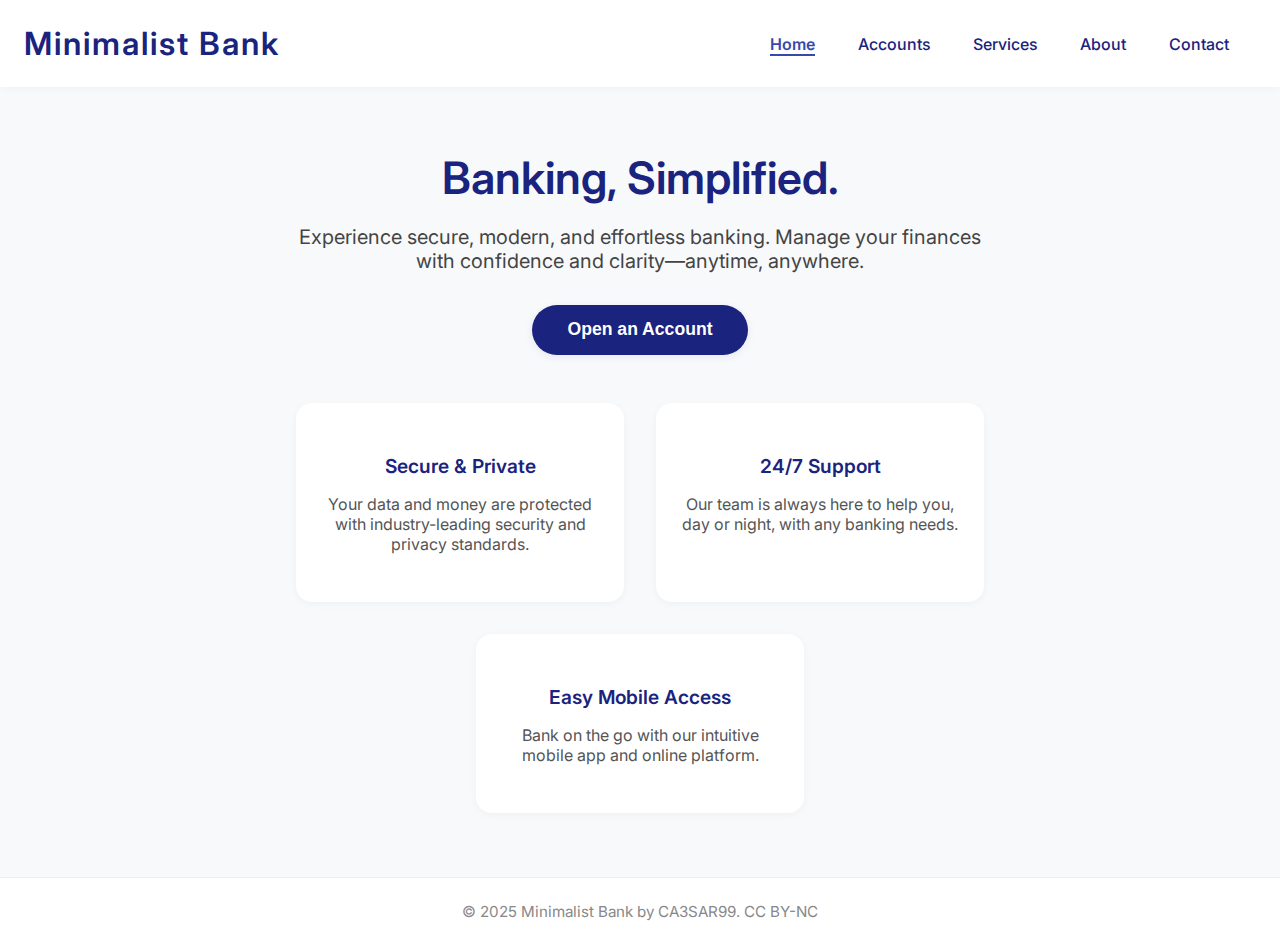
<file: index.html>
<!DOCTYPE html>
<html lang="en">
<head>
  <meta charset="UTF-8">
  <meta name="viewport" content="width=device-width, initial-scale=1">
  <title>Minimalist Bank</title>
  <link href="https://fonts.googleapis.com/css?family=Inter:400,600&display=swap" rel="stylesheet">
  <link rel="stylesheet" href="style.css">
</head>
<body>
  <header>
    <div class="logo">Minimalist Bank</div>
    <nav>
      <a href="index.html" class="active">Home</a>
      <a href="account.html">Accounts</a>
      <a href="services.html">Services</a>
      <a href="about.html">About</a>
      <a href="contact.html">Contact</a>
    </nav>
  </header>
  <section class="hero">
    <h1>Banking, Simplified.</h1>
    <p>Experience secure, modern, and effortless banking. Manage your finances with confidence and clarity—anytime, anywhere.</p>
    <a href="account.html"><button class="cta-btn">Open an Account</button></a> <!-- Updated to redirect -->
  </section>
  <section class="features">
    <div class="feature">
      <h3>Secure & Private</h3>
      <p>Your data and money are protected with industry-leading security and privacy standards.</p>
    </div>
    <div class="feature">
      <h3>24/7 Support</h3>
      <p>Our team is always here to help you, day or night, with any banking needs.</p>
    </div>
    <div class="feature">
      <h3>Easy Mobile Access</h3>
      <p>Bank on the go with our intuitive mobile app and online platform.</p>
    </div>
  </section>
  <footer>
    &copy; 2025 Minimalist Bank by CA3SAR99. CC BY-NC
  </footer>
</body>
</html>
</file>
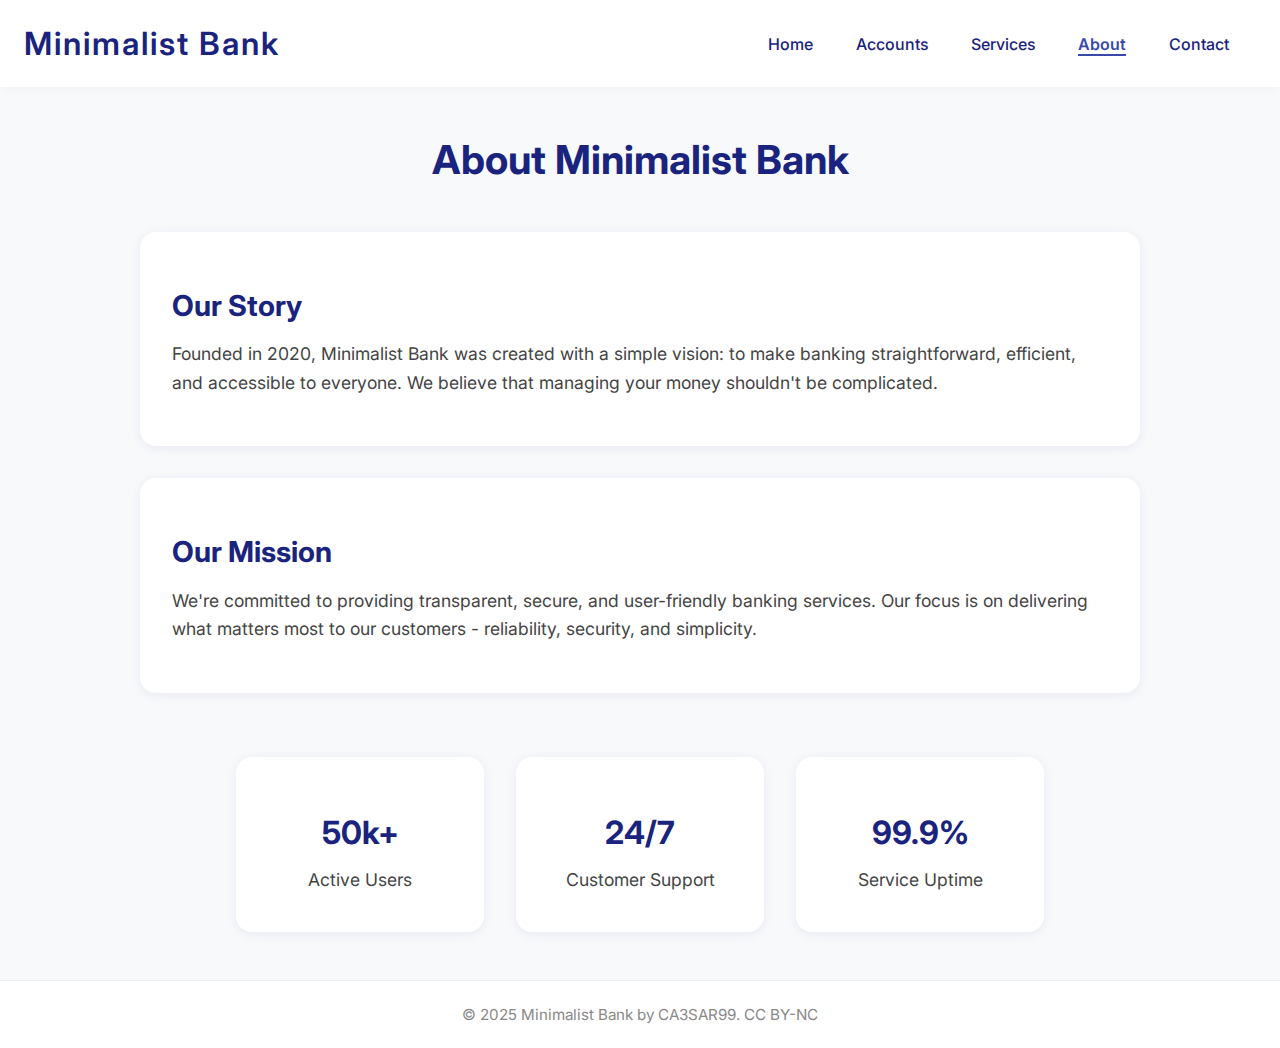
<file: about.html>
<!DOCTYPE html>
<html lang="en">
<head>
  <meta charset="UTF-8">
  <meta name="viewport" content="width=device-width, initial-scale=1">
  <title>About - Minimalist Bank</title>
  <link href="https://fonts.googleapis.com/css?family=Inter:400,600&display=swap" rel="stylesheet">
  <link rel="stylesheet" href="style.css">
</head>
<body>
  <header>
    <div class="logo">Minimalist Bank</div>
    <nav>
      <a href="index.html">Home</a>
      <a href="account.html">Accounts</a>
      <a href="services.html">Services</a>
      <a href="about.html" class="active">About</a>
      <a href="contact.html">Contact</a>
    </nav>
  </header>
  <section class="about-section">
    <h1>About Minimalist Bank</h1>
    <div class="about-content">
      <div class="about-card">
        <h2>Our Story</h2>
        <p>Founded in 2020, Minimalist Bank was created with a simple vision: to make banking straightforward, efficient, and accessible to everyone. We believe that managing your money shouldn't be complicated.</p>
      </div>
      <div class="about-card">
        <h2>Our Mission</h2>
        <p>We're committed to providing transparent, secure, and user-friendly banking services. Our focus is on delivering what matters most to our customers - reliability, security, and simplicity.</p>
      </div>
      <div class="stats-container">
        <div class="stat-card">
          <h3>50k+</h3>
          <p>Active Users</p>
        </div>
        <div class="stat-card">
          <h3>24/7</h3>
          <p>Customer Support</p>
        </div>
        <div class="stat-card">
          <h3>99.9%</h3>
          <p>Service Uptime</p>
        </div>
      </div>
    </div>
  </section>
  <footer>
    &copy; 2025 Minimalist Bank by CA3SAR99. CC BY-NC
  </footer>
</body>
</html>
</file>
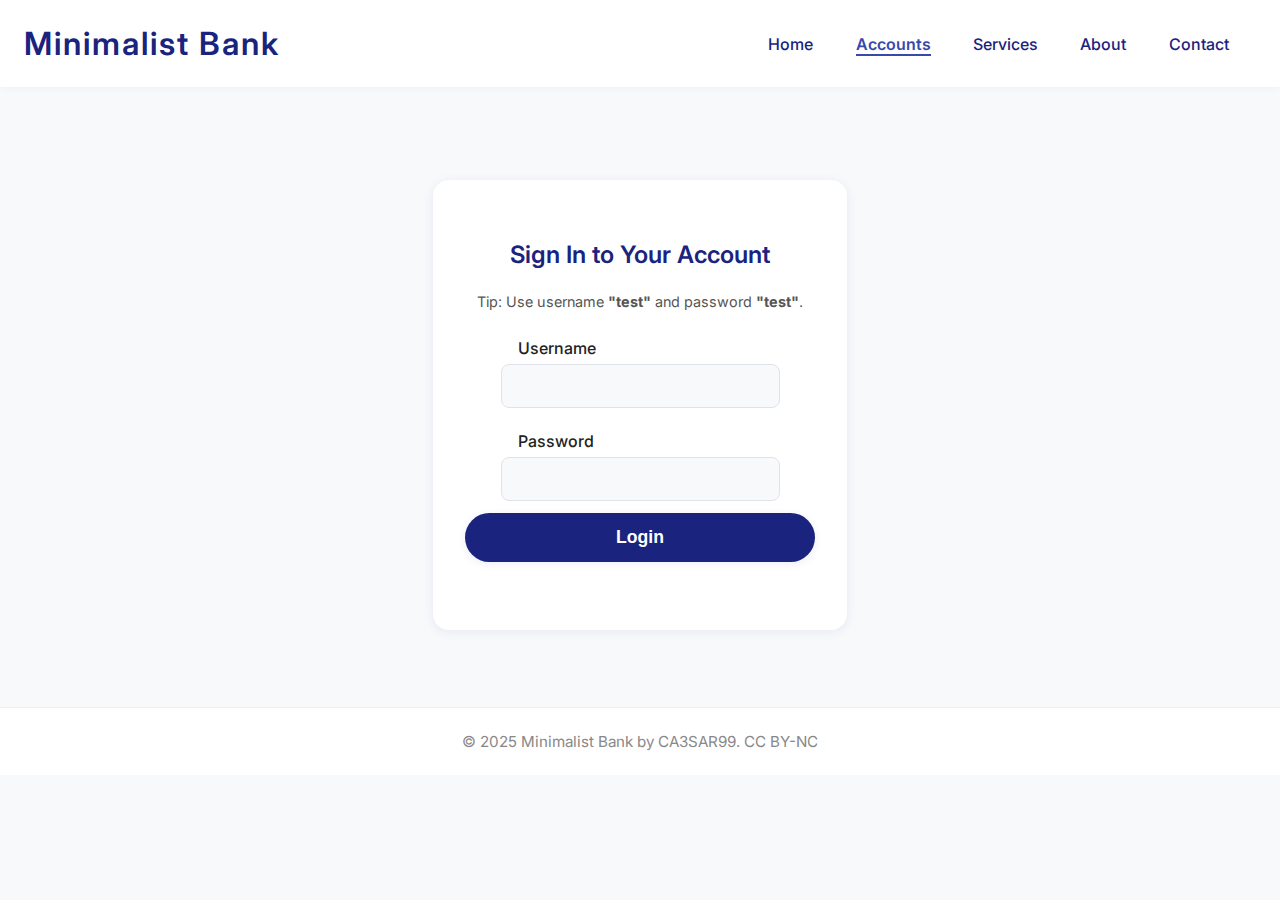
<file: account.html>
<!DOCTYPE html>
<html lang="en">
<head>
  <meta charset="UTF-8">
  <meta name="viewport" content="width=device-width, initial-scale=1">
  <title>Login - Minimalist Bank</title>
  <link href="https://fonts.googleapis.com/css?family=Inter:400,600&display=swap" rel="stylesheet">
  <link rel="stylesheet" href="style.css">
</head>
<body>
  <header>
    <div class="logo">Minimalist Bank</div>
    <nav>
      <a href="index.html">Home</a>
      <a href="account.html" class="active">Accounts</a>
      <a href="services.html">Services</a>
      <a href="about.html">About</a>
      <a href="contact.html">Contact</a>
    </nav>
  </header>
  <section class="login-section">
    <div class="login-card">
      <h2>Sign In to Your Account</h2>
      <p class="login-tip">Tip: Use username <strong>"test"</strong> and password <strong>"test"</strong>.</p> <!-- Updated tip -->
      <form id="loginForm">
        <label for="username">Username</label>
        <input type="text" id="username" name="username" required autocomplete="username">
        <label for="password">Password</label>
        <input type="password" id="password" name="password" required autocomplete="current-password">
        <button type="submit" class="cta-btn">Login</button>
      </form>
      <div id="loginMessage" class="login-message"></div>
    </div>
  </section>
  <footer>
    &copy; 2025 Minimalist Bank by CA3SAR99. CC BY-NC
  </footer>
  <script src="script.js"></script>
</body>
</html>
</file>
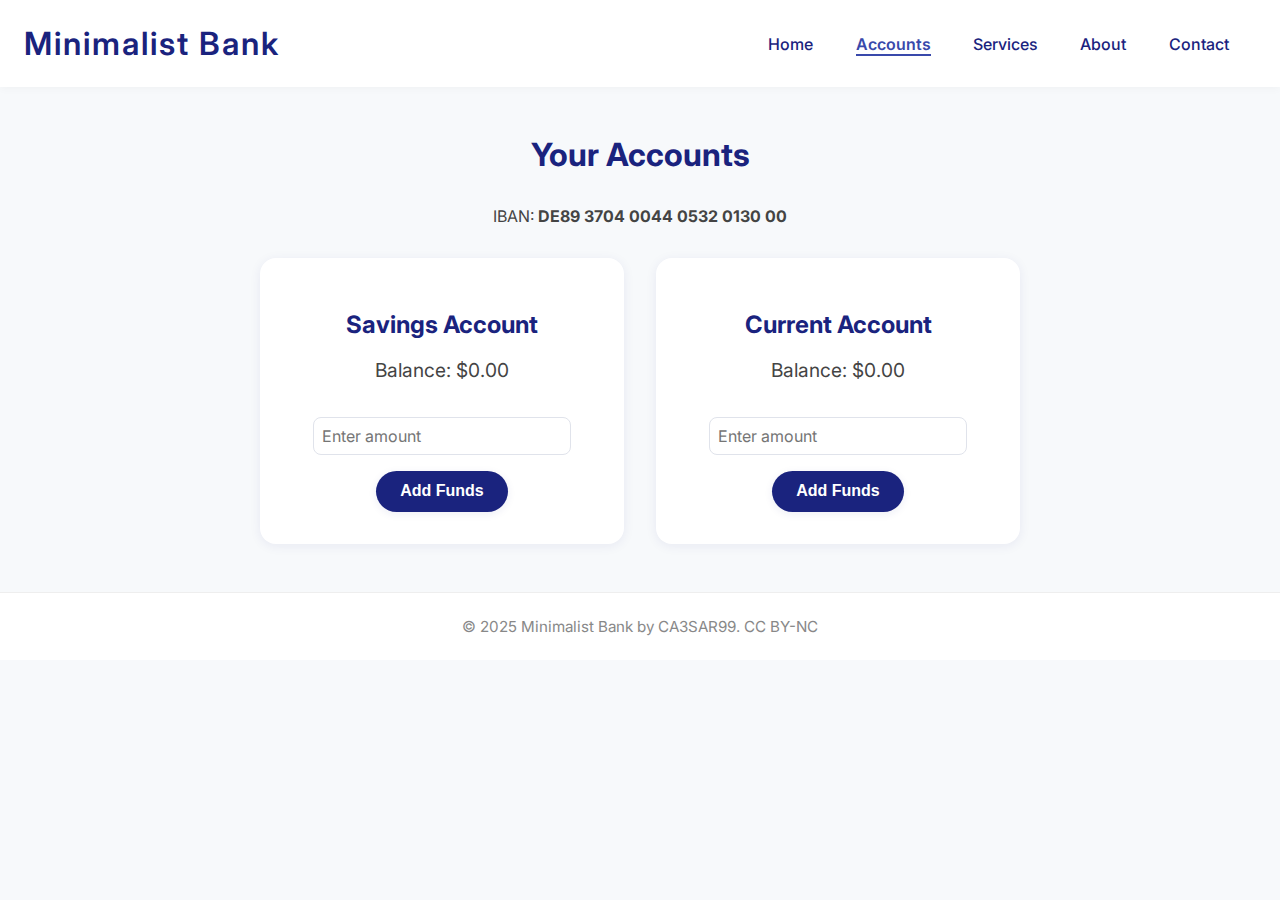
<file: banking.html>
<!DOCTYPE html>
<html lang="en">
<head>
  <meta charset="UTF-8">
  <meta name="viewport" content="width=device-width, initial-scale=1">
  <title>Banking - Minimalist Bank</title>
  <link href="https://fonts.googleapis.com/css?family=Inter:400,600&display=swap" rel="stylesheet">
  <link rel="stylesheet" href="style.css">
</head>
<body>
  <header>
    <div class="logo">Minimalist Bank</div>
    <nav>
      <a href="index.html">Home</a>
      <a href="account.html" class="active">Accounts</a>
      <a href="services.html">Services</a>
      <a href="about.html">About</a>
      <a href="contact.html">Contact</a>
    </nav>
  </header>
  <section class="banking-section">
    <h1>Your Accounts</h1>
    <p class="iban">IBAN: <strong>DE89 3704 0044 0532 0130 00</strong></p> <!-- Random IBAN -->
    <div class="accounts-container">
      <div class="account-card">
        <h2>Savings Account</h2>
        <p class="balance">Balance: <span class="balance-value">$0.00</span></p>
        <input type="number" placeholder="Enter amount" class="funds-input">
        <button class="cta-btn add-funds-btn">Add Funds</button>
      </div>
      <div class="account-card">
        <h2>Current Account</h2>
        <p class="balance">Balance: <span class="balance-value">$0.00</span></p>
        <input type="number" placeholder="Enter amount" class="funds-input">
        <button class="cta-btn add-funds-btn">Add Funds</button>
      </div>
    </div>
  </section>
  <footer>
    &copy; 2025 Minimalist Bank by CA3SAR99. CC BY-NC
  </footer>
  <script src="script.js"></script>
</body>
</html>
</file>
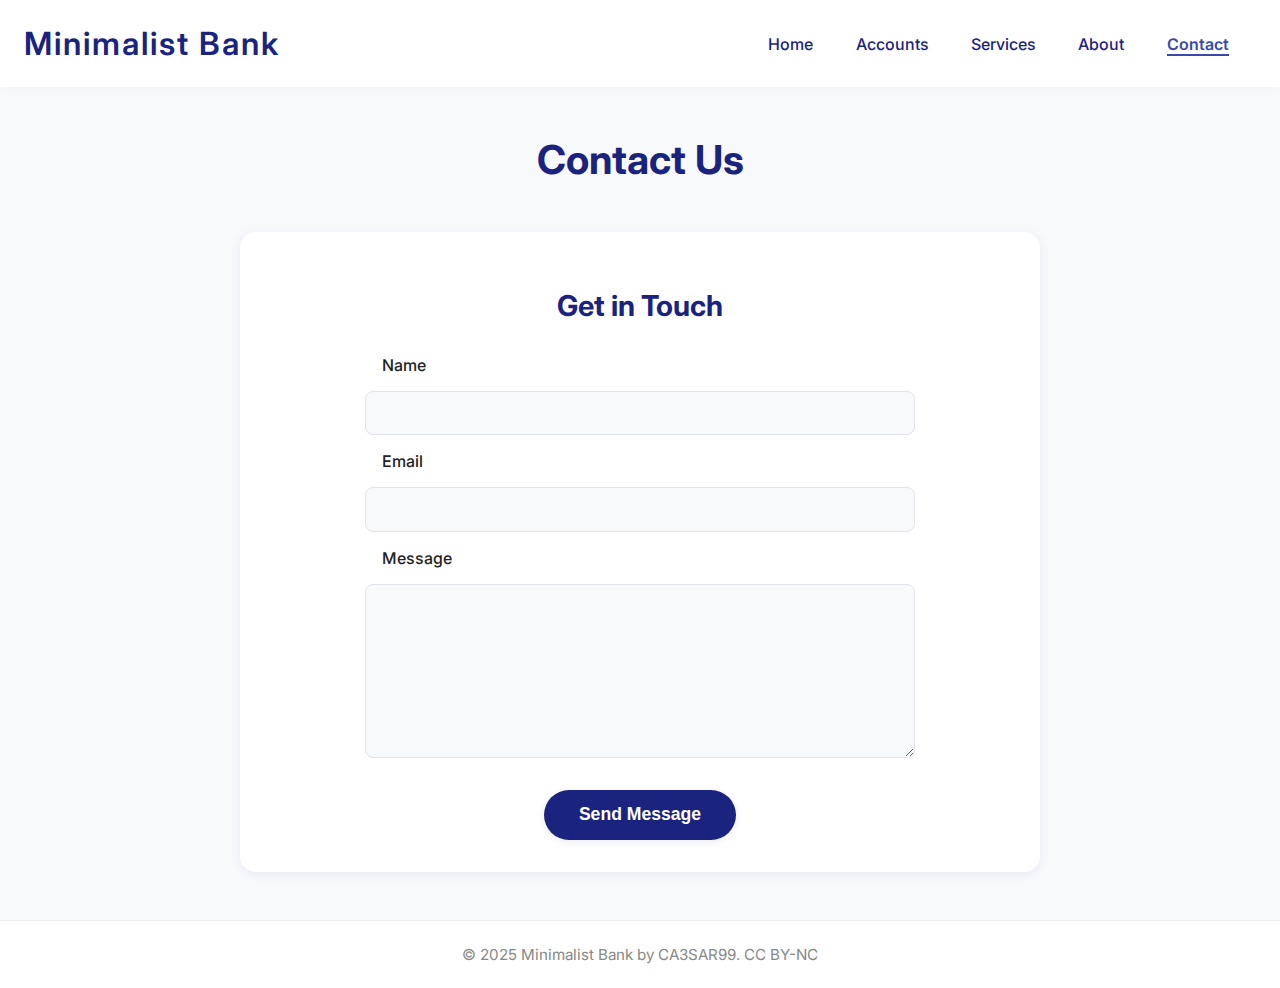
<file: contact.html>
<!DOCTYPE html>
<html lang="en">
<head>
  <meta charset="UTF-8">
  <meta name="viewport" content="width=device-width, initial-scale=1">
  <title>Contact - Minimalist Bank</title>
  <link href="https://fonts.googleapis.com/css?family=Inter:400,600&display=swap" rel="stylesheet">
  <link rel="stylesheet" href="style.css">
</head>
<body>
  <header>
    <div class="logo">Minimalist Bank</div>
    <nav>
      <a href="index.html">Home</a>
      <a href="account.html">Accounts</a>
      <a href="services.html">Services</a>
      <a href="about.html">About</a>
      <a href="contact.html" class="active">Contact</a>
    </nav>
  </header>
  <section class="contact-section">
    <h1>Contact Us</h1>
    <div class="contact-content">
      <div class="contact-card">
        <h2>Get in Touch</h2>
        <form class="contact-form">
          <label for="name">Name</label>
          <input type="text" id="name" name="name" required>
          <label for="email">Email</label>
          <input type="email" id="email" name="email" required>
          <label for="message">Message</label>
          <textarea id="message" name="message" required></textarea>
          <button type="submit" class="cta-btn">Send Message</button>
        </form>
      </div>
    </div>
  </section>
  <footer>
    &copy; 2025 Minimalist Bank by CA3SAR99. CC BY-NC
  </footer>
</body>
</html>
</file>
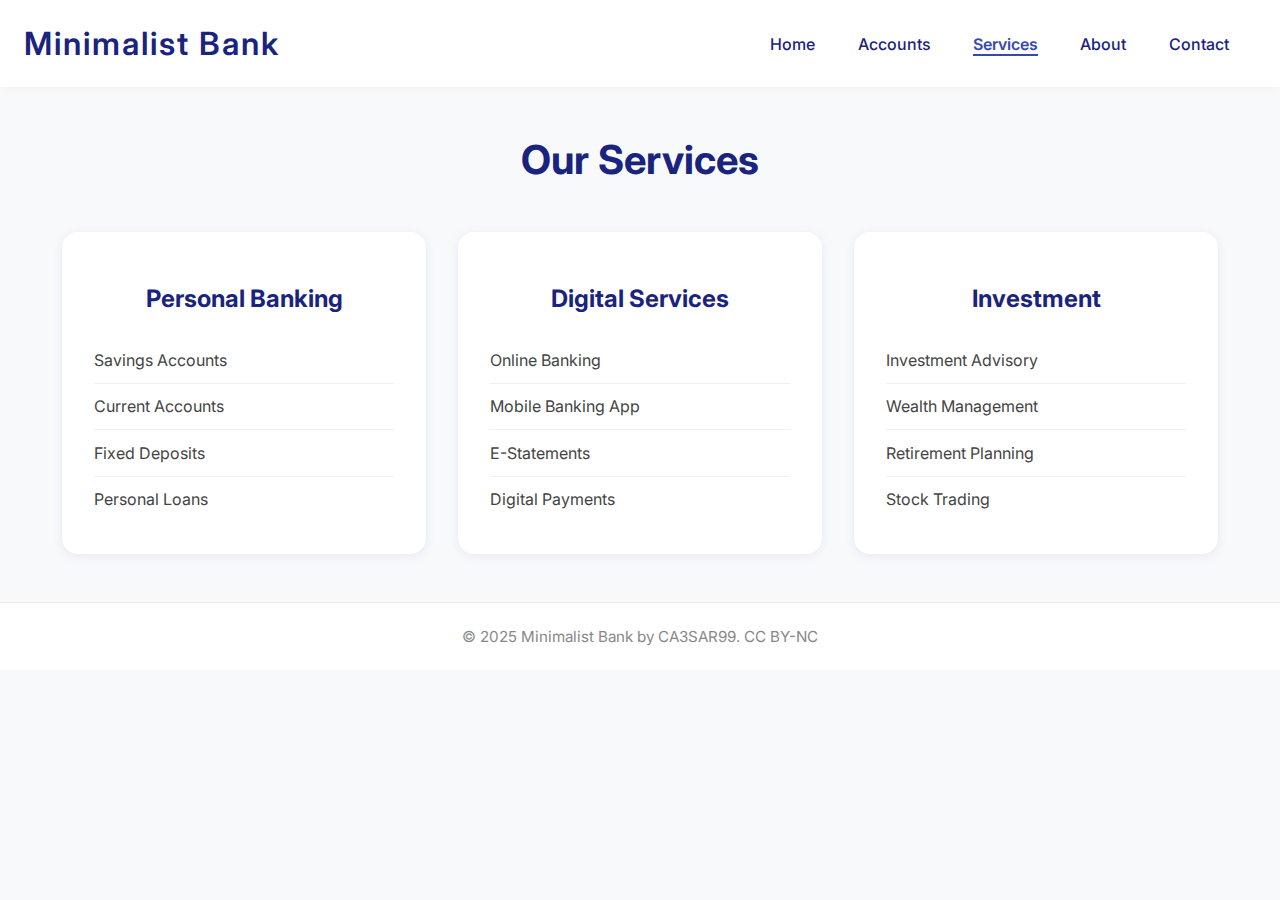
<file: services.html>
<!DOCTYPE html>
<html lang="en">
<head>
  <meta charset="UTF-8">
  <meta name="viewport" content="width=device-width, initial-scale=1">
  <title>Services - Minimalist Bank</title>
  <link href="https://fonts.googleapis.com/css?family=Inter:400,600&display=swap" rel="stylesheet">
  <link rel="stylesheet" href="style.css">
</head>
<body>
  <header>
    <div class="logo">Minimalist Bank</div>
    <nav>
      <a href="index.html">Home</a>
      <a href="account.html">Accounts</a>
      <a href="services.html" class="active">Services</a>
      <a href="about.html">About</a>
      <a href="contact.html">Contact</a>
    </nav>
  </header>
  <section class="services-section">
    <h1>Our Services</h1>
    <div class="services-container">
      <div class="service-card">
        <h2>Personal Banking</h2>
        <ul>
          <li>Savings Accounts</li>
          <li>Current Accounts</li>
          <li>Fixed Deposits</li>
          <li>Personal Loans</li>
        </ul>
      </div>
      <div class="service-card">
        <h2>Digital Services</h2>
        <ul>
          <li>Online Banking</li>
          <li>Mobile Banking App</li>
          <li>E-Statements</li>
          <li>Digital Payments</li>
        </ul>
      </div>
      <div class="service-card">
        <h2>Investment</h2>
        <ul>
          <li>Investment Advisory</li>
          <li>Wealth Management</li>
          <li>Retirement Planning</li>
          <li>Stock Trading</li>
        </ul>
      </div>
    </div>
  </section>
  <footer>
    &copy; 2025 Minimalist Bank by CA3SAR99. CC BY-NC
  </footer>
</body>
</html>
</file>
<file: style.css>
body {
  margin: 0;
  font-family: 'Inter', Arial, sans-serif;
  background: #f7f9fb;
  color: #222;
}
header {
  background: #fff;
  box-shadow: 0 2px 8px rgba(0,0,0,0.03);
  padding: 1.5rem 0;
  display: flex;
  justify-content: center;
  align-items: center;
}
.logo {
  font-size: 2rem;
  font-weight: 600;
  color: #1a237e;
  letter-spacing: 2px;
  padding-left: 1.5rem; /* Add this line to move logo right */
}
nav {
  margin-left: auto;
  margin-right: 2rem;
}
nav a {
  color: #1a237e;
  text-decoration: none;
  margin: 0 1.2rem;
  font-weight: 500;
  transition: color 0.2s;
}
nav a:hover {
  color: #3949ab;
}
.hero {
  max-width: 700px;
  margin: 4rem auto 2rem auto;
  text-align: center;
}
.hero h1 {
  font-size: 2.8rem;
  font-weight: 600;
  margin-bottom: 1rem;
  color: #1a237e;
}
.hero p {
  font-size: 1.25rem;
  color: #444;
  margin-bottom: 2rem;
}
.cta-btn {
  background: #1a237e;
  color: #fff;
  border: none;
  padding: 0.9rem 2.2rem;
  border-radius: 2rem;
  font-size: 1.1rem;
  font-weight: 600;
  cursor: pointer;
  box-shadow: 0 2px 8px rgba(26,35,126,0.08);
  transition: background 0.2s;
}
.cta-btn:hover {
  background: #3949ab;
}
.features {
  display: flex;
  justify-content: center;
  gap: 2rem;
  margin: 3rem auto 4rem auto;
  max-width: 900px;
  flex-wrap: wrap;
}
.feature {
  background: #fff;
  border-radius: 1rem;
  box-shadow: 0 2px 8px rgba(0,0,0,0.04);
  padding: 2rem 1.5rem;
  flex: 1 1 250px;
  min-width: 220px;
  max-width: 280px;
  text-align: center;
}
.feature h3 {
  color: #1a237e;
  font-size: 1.2rem;
  margin-bottom: 0.7rem;
  font-weight: 600;
}
.feature p {
  color: #555;
  font-size: 1rem;
}
footer {
  background: #fff;
  text-align: center;
  padding: 1.5rem 0;
  color: #888;
  font-size: 0.95rem;
  border-top: 1px solid #eee;
  margin-top: 2rem;
}
.login-section {
  display: flex;
  justify-content: center;
  align-items: center;
  min-height: 60vh;
  margin-top: 3rem;
}
.login-card {
  background: #fff;
  border-radius: 1rem;
  box-shadow: 0 2px 12px rgba(26,35,126,0.07);
  padding: 2.5rem 2rem 2rem 2rem;
  max-width: 350px;
  width: 100%;
  text-align: center;
}
.login-card h2 {
  color: #1a237e;
  margin-bottom: 1.5rem;
  font-weight: 600;
  font-size: 1.5rem;
}
.login-card form {
  display: flex;
  flex-direction: column;
  align-items: stretch;
  gap: 0.2rem;
}
.login-card label {
  display: block;
  text-align: left;
  margin-bottom: 0.2rem;
  margin-top: 0.7rem;
  color: #222;
  font-weight: 500;
  font-size: 1rem;
  width: 70%;           /* Add: match input width */
  margin-left: auto;    /* Add: center label block */
  margin-right: auto;   /* Add: center label block */
}
.login-card input {
  width: 70%; /* Adjusted width to 70% */
  padding: 0.7rem 1rem;
  margin-bottom: 0.5rem;
  border: 1px solid #e0e3eb;
  border-radius: 0.5rem;
  font-size: 1rem;
  font-family: inherit;
  background: #f7f9fb;
  transition: border 0.2s;
  margin-left: auto; /* Center align */
  margin-right: auto; /* Center align */
}
.login-card input:focus {
  border: 1.5px solid #1a237e;
  outline: none;
}
.login-message {
  margin-top: 1rem;
  color: #d32f2f;
  font-size: 1rem;
  min-height: 1.2em;
}
nav .active {
  color: #3949ab;
  font-weight: 600;
  border-bottom: 2px solid #3949ab;
}
.login-tip {
  font-size: 0.9rem;
  color: #555;
  margin-bottom: 1rem;
  text-align: center;
}
.banking-section {
  text-align: center;
  margin: 3rem auto;
  padding: 0 1rem;
}

.banking-section h1 {
  font-size: 2rem;
  color: #1a237e;
  margin-bottom: 2rem;
}

.accounts-container {
  display: flex;
  justify-content: center;
  gap: 2rem;
  flex-wrap: wrap;
}

.account-card {
  background: #fff;
  border-radius: 1rem;
  box-shadow: 0 2px 12px rgba(26,35,126,0.07);
  padding: 2rem;
  max-width: 300px;
  width: 100%;
  text-align: center;
}

.account-card h2 {
  font-size: 1.5rem;
  color: #1a237e;
  margin-bottom: 1rem;
}

.account-card .balance {
  font-size: 1.2rem;
  color: #444;
}

.iban {
  font-size: 1rem;
  color: #444;
  margin-bottom: 2rem;
  text-align: center;
}

.funds-input {
  width: 80%;
  padding: 0.5rem;
  margin: 1rem 0;
  border: 1px solid #e0e3eb;
  border-radius: 0.5rem;
  font-size: 1rem;
  font-family: inherit;
}

.add-funds-btn {
  background: #1a237e;
  color: #fff;
  border: none;
  padding: 0.7rem 1.5rem;
  border-radius: 2rem;
  font-size: 1rem;
  font-weight: 600;
  cursor: pointer;
  transition: background 0.2s;
}

.add-funds-btn:hover {
  background: #3949ab;
}

.services-section {
  text-align: center;
  margin: 3rem auto;
  padding: 0 1rem;
  max-width: 1200px;
}

.services-section h1 {
  font-size: 2.5rem;
  color: #1a237e;
  margin-bottom: 3rem;
}

.services-container {
  display: flex;
  justify-content: center;
  gap: 2rem;
  flex-wrap: wrap;
}

.service-card {
  background: #fff;
  border-radius: 1rem;
  box-shadow: 0 2px 12px rgba(26,35,126,0.07);
  padding: 2rem;
  width: 300px;
  text-align: left;
}

.service-card h2 {
  color: #1a237e;
  font-size: 1.5rem;
  margin-bottom: 1.5rem;
  text-align: center;
}

.service-card ul {
  list-style: none;
  padding: 0;
  margin: 0;
}

.service-card li {
  padding: 0.8rem 0;
  color: #444;
  border-bottom: 1px solid #f0f0f0;
}

.service-card li:last-child {
  border-bottom: none;
}

.about-section {
  max-width: 1000px;
  margin: 3rem auto;
  padding: 0 1rem;
  text-align: center;
}

.about-section h1 {
  font-size: 2.5rem;
  color: #1a237e;
  margin-bottom: 3rem;
}

.about-content {
  display: flex;
  flex-direction: column;
  gap: 2rem;
}

.about-card {
  background: #fff;
  border-radius: 1rem;
  box-shadow: 0 2px 12px rgba(26,35,126,0.07);
  padding: 2rem;
  text-align: left;
}

.about-card h2 {
  color: #1a237e;
  font-size: 1.8rem;
  margin-bottom: 1rem;
}

.about-card p {
  color: #444;
  font-size: 1.1rem;
  line-height: 1.6;
}

.stats-container {
  display: flex;
  justify-content: center;
  gap: 2rem;
  flex-wrap: wrap;
  margin-top: 2rem;
}

.stat-card {
  background: #fff;
  border-radius: 1rem;
  box-shadow: 0 2px 12px rgba(26,35,126,0.07);
  padding: 1.5rem;
  min-width: 200px;
  text-align: center;
}

.stat-card h3 {
  color: #1a237e;
  font-size: 2rem;
  margin-bottom: 0.5rem;
}

.stat-card p {
  color: #444;
  font-size: 1.1rem;
}

.contact-section {
  max-width: 800px;
  margin: 3rem auto;
  padding: 0 1rem;
}

.contact-section h1 {
  font-size: 2.5rem;
  color: #1a237e;
  margin-bottom: 3rem;
  text-align: center;
}

.contact-card {
  background: #fff;
  border-radius: 1rem;
  box-shadow: 0 2px 12px rgba(26,35,126,0.07);
  padding: 2rem;
}

.contact-card h2 {
  color: #1a237e;
  font-size: 1.8rem;
  margin-bottom: 2rem;
  text-align: center;
}

.contact-form {
  display: flex;
  flex-direction: column;
  gap: 1rem;
  align-items: center; /* Center the form itself */
}

.contact-form label {
  color: #222;
  font-weight: 500;
  text-align: left;      /* Left align the label text */
  display: block;
  width: 70%;            /* Match input width for alignment */
  margin-left: 0;        /* Remove auto margin */
  margin-right: 0;
}

.contact-form input,
.contact-form textarea {
  width: 70%;
  display: block;
  padding: 0.7rem 1rem;
  border: 1px solid #e0e3eb;
  border-radius: 0.5rem;
  font-size: 1rem;
  font-family: inherit;
  background: #f7f9fb;
  margin-left: 0;        /* Remove auto margin */
  margin-right: 0;
}

.contact-form textarea {
  min-height: 150px;
  resize: vertical;
}

.contact-form button {
  align-self: center;
  margin-top: 1rem;
}

@media (max-width: 800px) {
  .features {
    flex-direction: column;
    align-items: center;
  }
}
@media (max-width: 600px) {
  .login-card {
    padding: 1.5rem 1rem;
  }
}
@media (max-width: 768px) {
  .services-section h1 {
    font-size: 2rem;
  }
  
  .service-card {
    width: 100%;
    max-width: 350px;
  }
  
  .about-section h1 {
    font-size: 2rem;
  }
  
  .about-card h2 {
    font-size: 1.5rem;
  }
  
  .stat-card {
    min-width: 150px;
  }
}
</file>
